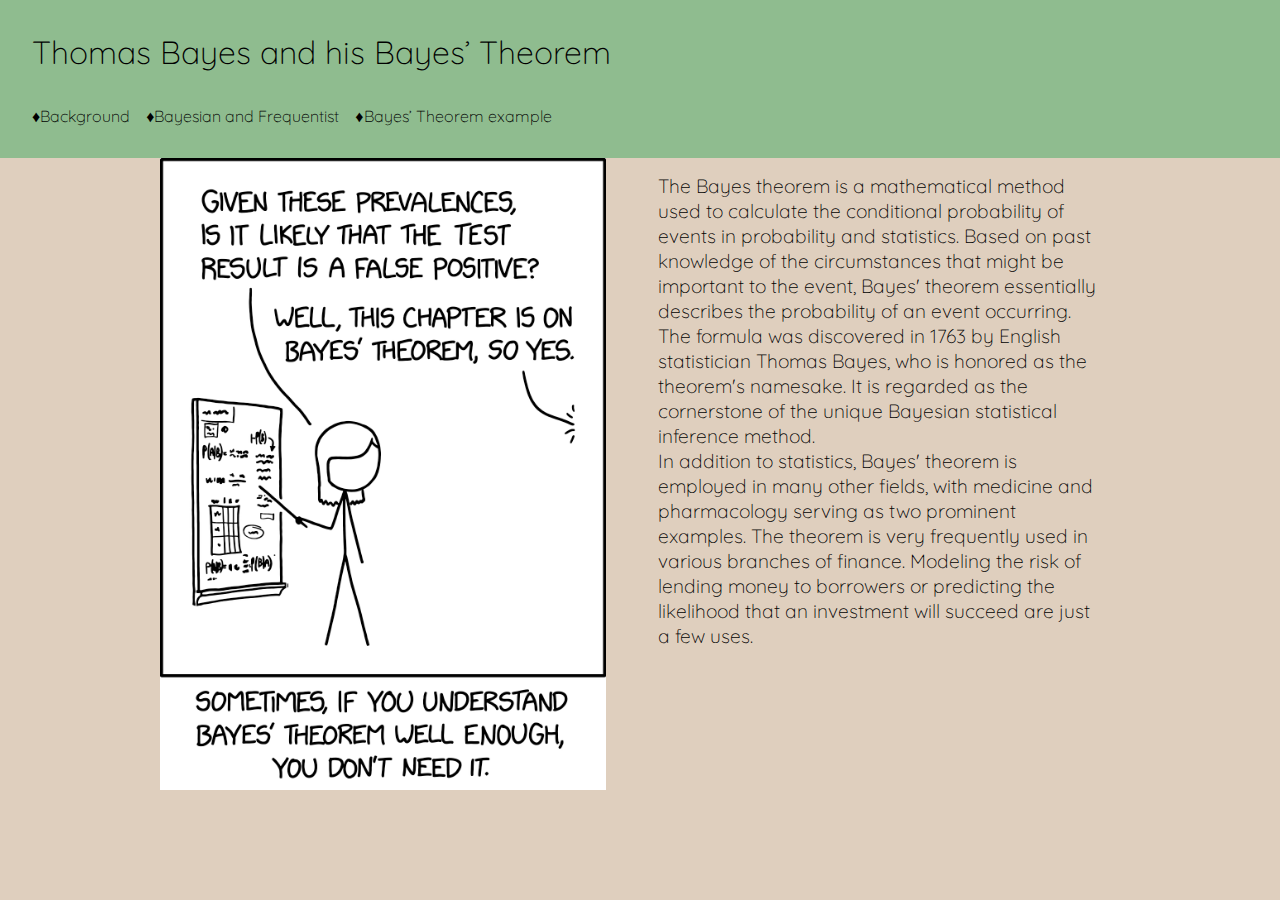
<file: index.html>
<!DOCTYPE html>

<html lang="en">
  <head>
    <meta charset="utf-8">
    <title>Thomas Bayes and his Bayes’ Theorem</title>
    <link rel="stylesheet" href="styles.css">
    <meta name="viewport" content="width=device-width, initial-scale=1.0">
  </head>

  <body>
      <header>
      <h1><a href="index.html">Thomas Bayes and his Bayes’ Theorem</a></h1>
        <nav>
          <a href="background.html">&#9830;Background</a>
          <a href="bayesian_and_frequentist.html">&#9830;Bayesian and Frequentist</a>
          <a href="bayes’_theorem_example.html">&#9830;Bayes’ Theorem example</a>
        </nav>
      </header>
        
        <div id="container">
        <main>
          <figure>
            <img              
              src="bayes_theorem.png"
              srcset="bayes_theorem.png 539w, bayes_theorem_2x.png 1078w"
              sizes="(max-width: 539px) 539px, (min-width: 540px) 1078px"
              alt="a doodle painting shows a women standing in front of white board and explaining Bayes Theorem">
          </figure>
        
        <article>
          <h3 class="display-none">Intro</h3>
          <p>The Bayes theorem is a mathematical method used to calculate the conditional probability of events in probability and statistics. Based on past knowledge of the circumstances that might be important to the event, Bayes' theorem essentially describes the probability of an event occurring.</p>

          <p>The formula was discovered in 1763 by English statistician Thomas Bayes, who is honored as the theorem's namesake. It is regarded as the cornerstone of the unique Bayesian statistical inference method.</p>

          <p>In addition to statistics, Bayes' theorem is employed in many other fields, with medicine and pharmacology serving as two prominent examples. The theorem is very frequently used in various branches of finance. Modeling the risk of lending money to borrowers or predicting the likelihood that an investment will succeed are just a few uses.</p>
        </article>
      </main>
    </div>
  </body>
</html>
</file>
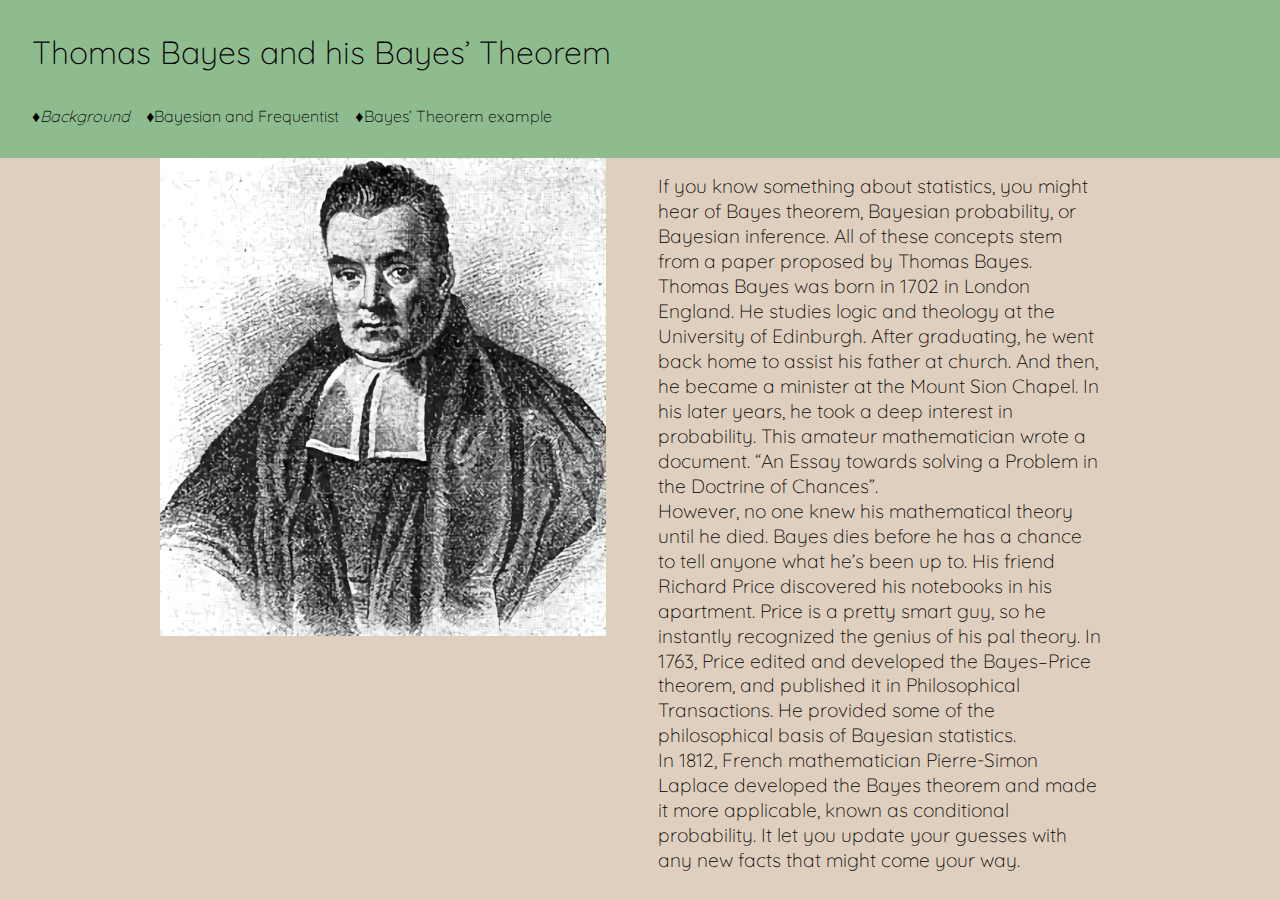
<file: background.html>
<!DOCTYPE html>

<html lang="en">
  <head>
    <meta charset="utf-8">
    <title>Background</title>
    <link rel="stylesheet" href="styles.css">
    <meta name="viewport" content="width=device-width, initial-scale=1.0">
  </head>

  <body>
      <header>
      <h1><a href="index.html">Thomas Bayes and his Bayes’ Theorem</a></h1>
        <nav>
          <a href="background.html" id="selected">&#9830;Background</a>
          <a href="bayesian_and_frequentist.html">&#9830;Bayesian and Frequentist</a>
          <a href="bayes’_theorem_example.html">&#9830;Bayes’ Theorem example</a>
        </nav>
        </header>
        

        <div id="container">
        <main>
          <figure>
        <img 
        width="304" 
        height="326" 
        src="Thomas_Bayes.png"
        srcset="Thomas_Bayes.png 300w, Thomas_Bayes_2x.png 600w"
        sizes="(max-width: 300px) 300px, (min-width: 600px) 600px"
        alt="Thomas_Bayes">
          </figure>
        
        <article>
        <h3 class="display-none"></h3>
        <p>If you know something about statistics, you might hear of Bayes theorem, Bayesian probability, or Bayesian inference. All of these concepts stem from a paper proposed by Thomas Bayes.</p>

        <p>Thomas Bayes was born in 1702 in London England. He studies logic and theology at the University of Edinburgh. After graduating, he went back home to assist his father at church. And then, he became a minister at the Mount Sion Chapel. In his later years, he took a deep interest in probability. This amateur mathematician wrote a document. “An Essay towards solving a Problem in the Doctrine of Chances”. </p>

        <p>However, no one knew his mathematical theory until he died. Bayes dies before he has a chance to tell anyone what he’s been up to. His friend Richard Price discovered his notebooks in his apartment. Price is a pretty smart guy, so he instantly recognized the genius of his pal theory. In 1763, Price edited and developed the Bayes–Price theorem, and published it in Philosophical Transactions. He provided some of the philosophical basis of Bayesian statistics. </p>

        <p>In 1812, French mathematician Pierre-Simon Laplace developed the Bayes theorem and made it more applicable, known as conditional probability. It let you update your guesses with any new facts that might come your way.</p>
        </article>
      </main>
    </div>
  </body>
</html>
</file>
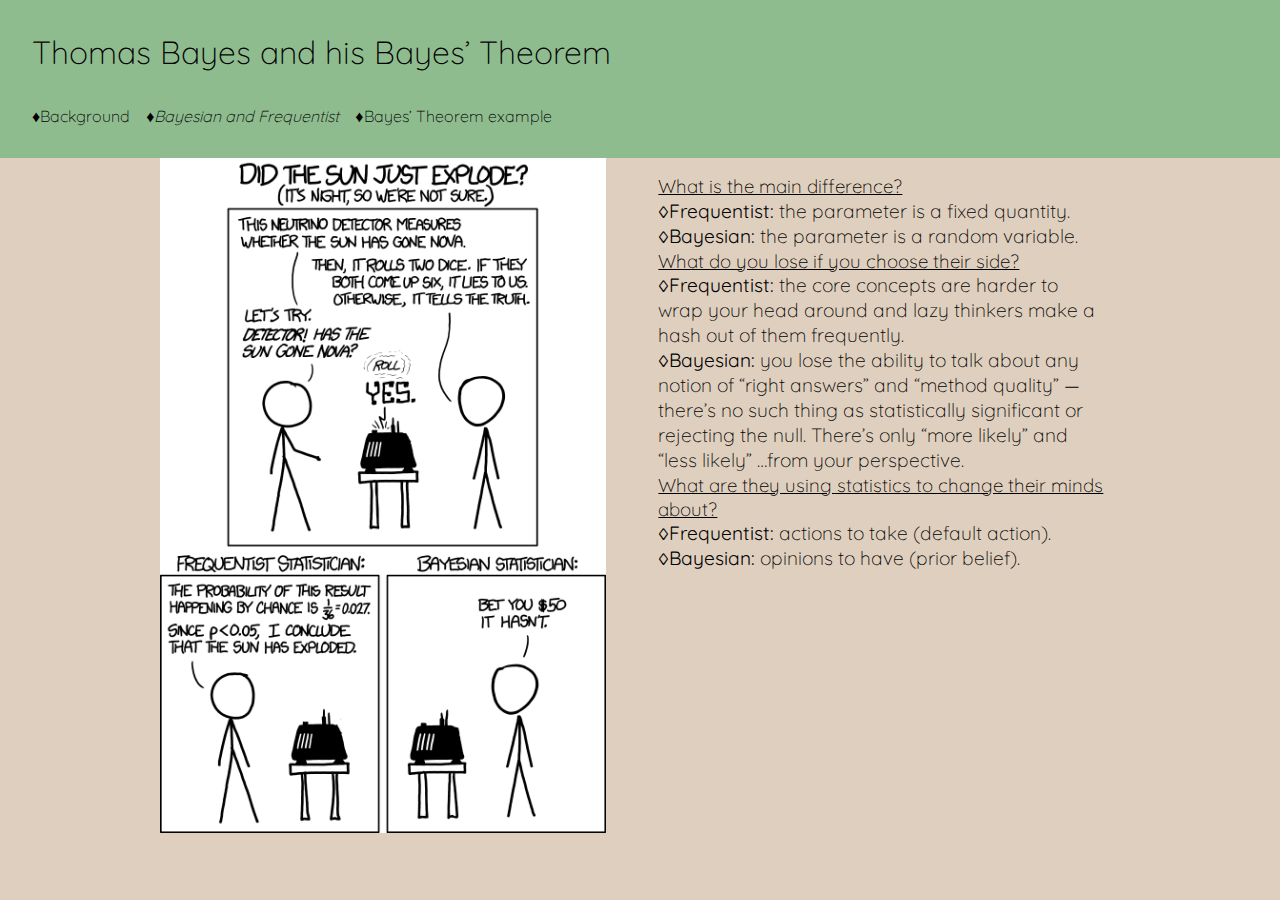
<file: bayesian_and_frequentist.html>
<!DOCTYPE html>

<html lang="en">
  <head>
    <meta charset="utf-8">
    <title>Bayesian and Frequentist</title>
    <link rel="stylesheet" href="styles.css">
    <meta name="viewport" content="width=device-width, initial-scale=1.0">
  </head>

  <body>
      <header>
      <h1><a href="index.html">Thomas Bayes and his Bayes’ Theorem</a></h1>
       <nav>
          <a href="background.html" >&#9830;Background</a>
          <a href="bayesian_and_frequentist.html" id="selected">&#9830;Bayesian and Frequentist</a>
          <a href="bayes’_theorem_example.html">&#9830;Bayes’ Theorem example</a>
        </nav>
      </header>
        
        <div id="container">
        <main>

          <figure>
        <img 
        width="936" 
        height="1418" 
        src="frequentists_vs_bayesians.png"
        srcset="frequentists_vs_bayesians.png 936w, frequentists_vs_bayesians_2x.png 1872w"
        sizes="(max-width: 936px) 936px, (min-width: 937x) 1872px"
        alt="xkcd_comics_frequentists_vs_bayesians">
          </figure>
        
        <article>
        <h3><u>What is the main difference?</u></h3>
        <p><strong> &#9674;Frequentist:</strong> the parameter is a fixed quantity. </p>
        <p><strong> &#9674;Bayesian:</strong> the parameter is a random variable. </p>

        <h3><u>What do you lose if you choose their side?</u></h3>
       <p><strong> &#9674;Frequentist:</strong> the core concepts are harder to wrap your head around and lazy thinkers make a hash out of them frequently.</p>
       <p><strong> &#9674;Bayesian:</strong> you lose the ability to talk about any notion of “right answers” and “method quality” — there’s no such thing as statistically significant or rejecting the null. There’s only “more likely” and “less likely” …from your perspective. </p>

       <h3><u>What are they using statistics to change their minds about?</u></h3>
       <p><strong> &#9674;Frequentist:</strong> actions to take (default action). </p>
       <p><strong> &#9674;Bayesian:</strong> opinions to have (prior belief). </p>

      </article>
      </main>
    </div>
  </body>
</html>
</file>
<file: styles.css>
@import url('https://fonts.googleapis.com/css?family=Quicksand&display=swap');

* {
  margin: 0px;
  padding: 0px;
}

html {
  -webkit-text-size-adjust: 100%; 
}

body{
  background-color: RGB(223, 207, 190);
}

.display-none{
  display: none;
}

#container {
  max-width: 60em;
  margin: auto;
}

/* text */
h1, p, nav, h3 {
  font-family: Quicksand, sans-serif;
  font-weight: lighter;
  line-height: 130%;
}


a:link, a:visited {
  color: Black;
  text-decoration: none;
}

a:hover {
  opacity: 0.5;
}

a:active {
  color: Sienna;
  opacity: 0.7;
}

#selected {
font-style: italic;
}

/* layout */
header, nav{
  padding: 1em;
}

header {
  background-color: DarkSeaGreen;
}

h1 {
  padding: 0.5em;
}

nav {
  display: flex;
  flex-direction: column;
}

main {
  display: grid;
  grid-template-columns: 1fr;
  gap: 0.3em;
}

article {
  padding: 1em;
  padding-bottom: 0;
  margin-top: 1em;
}

article > p {
  font-size: 1.2em;
  margin-top: 0;
  margin-bottom: 0;
}

img {
  display: block;
  width: 100%;
  height: auto;
}

@media screen and (min-width: 480px) {

  header{
    position: sticky;
  }

  nav {
    flex-direction: row;
  }

  nav > a {
    margin-right: 1em;
  }

}

@media screen and (min-width: 656px){
 
  main {
    grid-template-columns: 1fr 1fr;
  }
}

@media screen and (min-width: 720px) {

  article {
    padding-top: 0;
  }

  figure {
    margin-right: 2em;
  }

}
</file>
